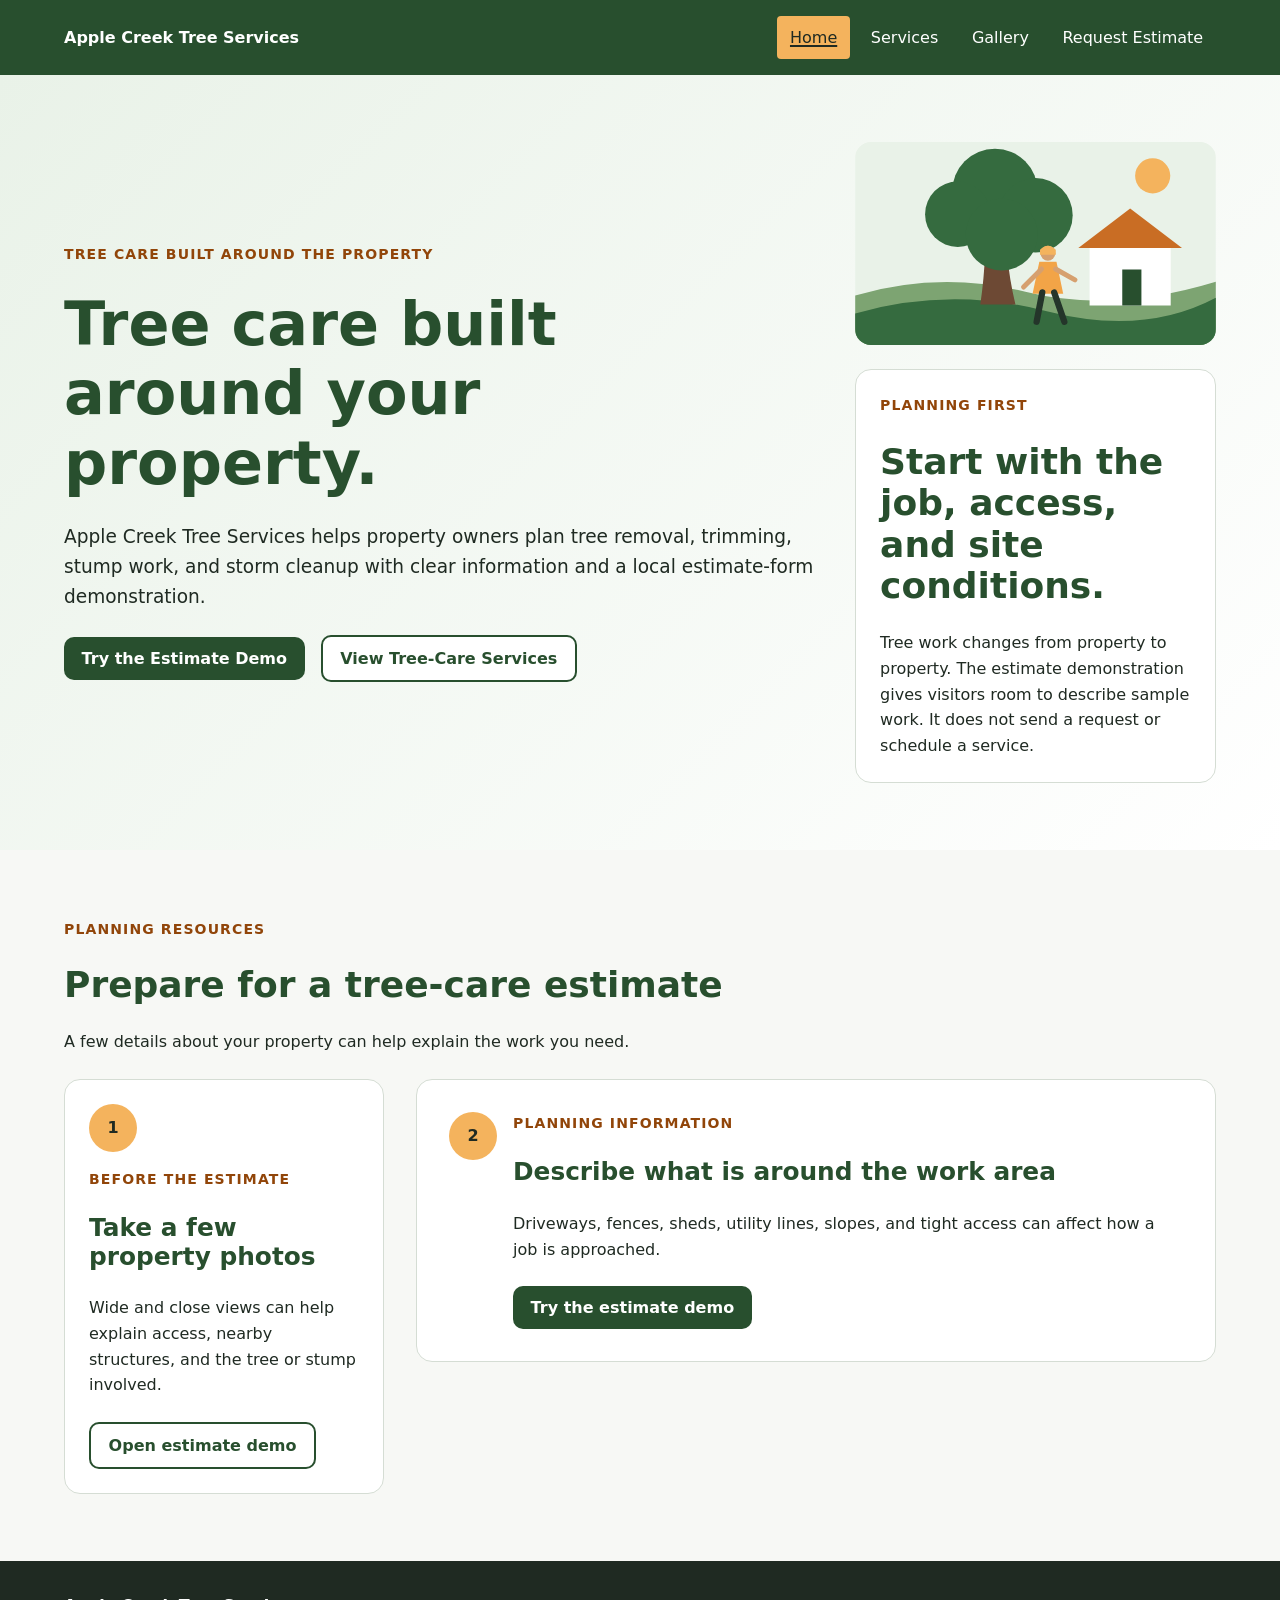
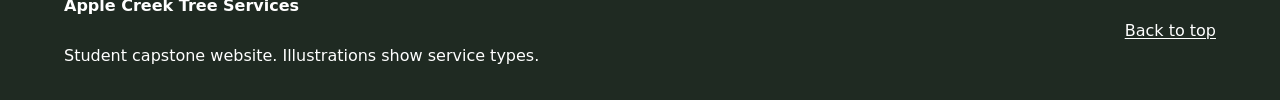
<file: index.html>
<!doctype html>
<html lang="en" prefix="og: https://ogp.me/ns#">
<head>
  <meta charset="utf-8">
  <meta name="viewport" content="width=device-width, initial-scale=1">
  <meta name="description" content="Explore tree-care planning, service illustrations, and an estimate-form demonstration on the Apple Creek Tree Services student capstone website.">
  <title>Tree Care Planning | Apple Creek Tree Services</title>
  <link rel="canonical" href="https://srecchia526.github.io/apple-creek-tree-services/">
  <meta property="og:title" content="Tree Care Planning | Apple Creek Tree Services">
  <meta property="og:description" content="Explore tree-care planning, service illustrations, and an estimate-form demonstration on the Apple Creek Tree Services student capstone website.">
  <meta property="og:url" content="https://srecchia526.github.io/apple-creek-tree-services/">
  <meta property="og:type" content="website">
  <meta property="og:site_name" content="Apple Creek Tree Services">
  <meta property="og:image" content="https://srecchia526.github.io/apple-creek-tree-services/assets/hero-tree-care-wide.svg">
  <meta property="og:image:type" content="image/svg+xml">
  <meta property="og:image:width" content="1600">
  <meta property="og:image:height" content="900">
  <meta property="og:image:alt" content="Illustration of a tree-care worker inspecting a mature tree">
  <!-- Existing SVG share image; platform preview compatibility remains unverified. -->
  <link rel="stylesheet" href="css/apple-creek-responsive.css">

  <!--
    ASSET INVENTORY / PROVENANCE
    - assets/hero-tree-care-wide.svg: original course-project artwork created for
      Apple Creek; author-owned for this capstone; wide hero composition; 1600x900.
    - assets/hero-tree-care-tall.svg: original author-owned mobile art-direction
      crop; 800x1000. <picture> swaps compositions at 42rem.
    - assets/tree-removal.svg, pruning.svg, storm-cleanup.svg: original
      author-owned project illustrations; each 800x600 and used as informative
      gallery images.
    - All images use SVG because the flat illustration artwork stays sharp at
      every density and is smaller than equivalent raster exports. Raster
      srcset candidates would add duplicate downloads without adding detail;
      responsive delivery is handled by scalable SVG plus picture art direction.
    - No external image, icon, audio, video, animation, iframe/embed, or web-font
      asset is used. Therefore captions, transcripts, embed titles/fallbacks,
      autoplay controls, font licenses, and web-font preload rules are not applicable.
    - Typography uses a local system-font stack, so there is no font download,
      license dependency, flash of invisible text, or web-font layout shift.
  -->
</head>
<body id="top">
  <!-- I keep the skip link first so keyboard users can go straight to the main content. -->
  <a class="skip-link" href="#main">Skip to main content</a>

  <!-- Shared navigation uses the same destinations on every page; aria-current marks this page. -->
  <header class="site-header">
    <div class="site-shell site-nav">
      <a class="site-nav__brand" href="index.html">Apple Creek Tree Services</a>
      <nav aria-label="Primary navigation">
        <ul class="site-nav__list">
<li><a href="index.html" class="site-nav__link" aria-current="page">Home</a></li>
<li><a href="services.html" class="site-nav__link">Services</a></li>
<li><a href="gallery.html" class="site-nav__link">Gallery</a></li>
<li><a href="estimate.html" class="site-nav__link">Request Estimate</a></li>
</ul></nav>
    </div>
  </header>

  <!-- The main region can receive skip-link focus without adding another normal Tab stop. -->
  <main id="main" tabindex="-1">
    <section class="hero section" id="home">
      <div class="site-shell hero-layout">
        <div class="stack">
          <p class="eyebrow">Tree care built around the property</p>
          <h1>Tree care built around your property.</h1>
          <p class="hero__lede">Apple Creek Tree Services helps property owners plan tree removal, trimming, stump work, and storm cleanup with clear information and a local estimate-form demonstration.</p>
          <div class="cluster">
            <a class="button" href="estimate.html">Try the Estimate Demo</a>
            <a class="button button--secondary" href="services.html">View Tree-Care Services</a>
          </div>
        </div>

        <div class="hero-media stack">
          <!-- I swap the hero composition on narrow screens; both versions share one accurate alternative. -->
          <picture>
            <source width="800" height="1000" media="(max-width: 41.99rem)" srcset="assets/hero-tree-care-tall.svg">
            <img class="hero-media__image" src="assets/hero-tree-care-wide.svg" width="1600" height="900" alt="Illustration of a tree-care worker inspecting a mature tree" fetchpriority="high" decoding="async">
          </picture>
          <div class="hero-panel stack">
            <p class="eyebrow">Planning first</p>
            <h2 id="planning-title">Start with the job, access, and site conditions.</h2>
            <p>Tree work changes from property to property. The estimate demonstration gives visitors room to describe sample work. It does not send a request or schedule a service.</p>
          </div>
        </div>
      </div>
    </section>

    <!-- These planning cards also demonstrate how the same component adapts to different available widths. -->
    <section class="section section--muted" id="resources" aria-labelledby="resources-title">
      <div class="site-shell stack">
        <div class="section-heading stack">
          <p class="eyebrow">Planning resources</p>
          <h2 id="resources-title">Prepare for a tree-care estimate</h2>
          <p>A few details about your property can help explain the work you need.</p>
        </div>

        <div class="resource-layout">
          <div class="resource-sidebar stack">
            <div class="resource-shell">
              <article class="resource-card">
                <div class="resource-card__marker" aria-hidden="true">1</div>
                <div class="resource-card__body stack">
                  <p class="eyebrow">Before the estimate</p>
                  <h3>Take a few property photos</h3>
                  <p>Wide and close views can help explain access, nearby structures, and the tree or stump involved.</p>
                  <a class="button button--secondary" href="estimate.html">Open estimate demo</a>
                </div>
              </article>
            </div>
          </div>

          <div class="resource-main stack">
            <div class="resource-shell">
              <article class="resource-card">
                <div class="resource-card__marker" aria-hidden="true">2</div>
                <div class="resource-card__body stack">
                  <p class="eyebrow">Planning information</p>
                  <h3>Describe what is around the work area</h3>
                  <p>Driveways, fences, sheds, utility lines, slopes, and tight access can affect how a job is approached.</p>
                  <a class="button" href="estimate.html">Try the estimate demo</a>
                </div>
              </article>
            </div>
          </div>
        </div>
      </div>
    </section>

    </main>

  <!-- I keep the student-project notice visible and provide a route back to the top. -->
  <footer class="site-footer">
    <div class="site-shell footer-layout">
      <div class="stack">
        <strong>Apple Creek Tree Services</strong>
        <p>Student capstone website. Illustrations show service types.</p>
      </div>
      <a href="#top">Back to top</a>
    </div>
  </footer>
</body>
</html>
</file>
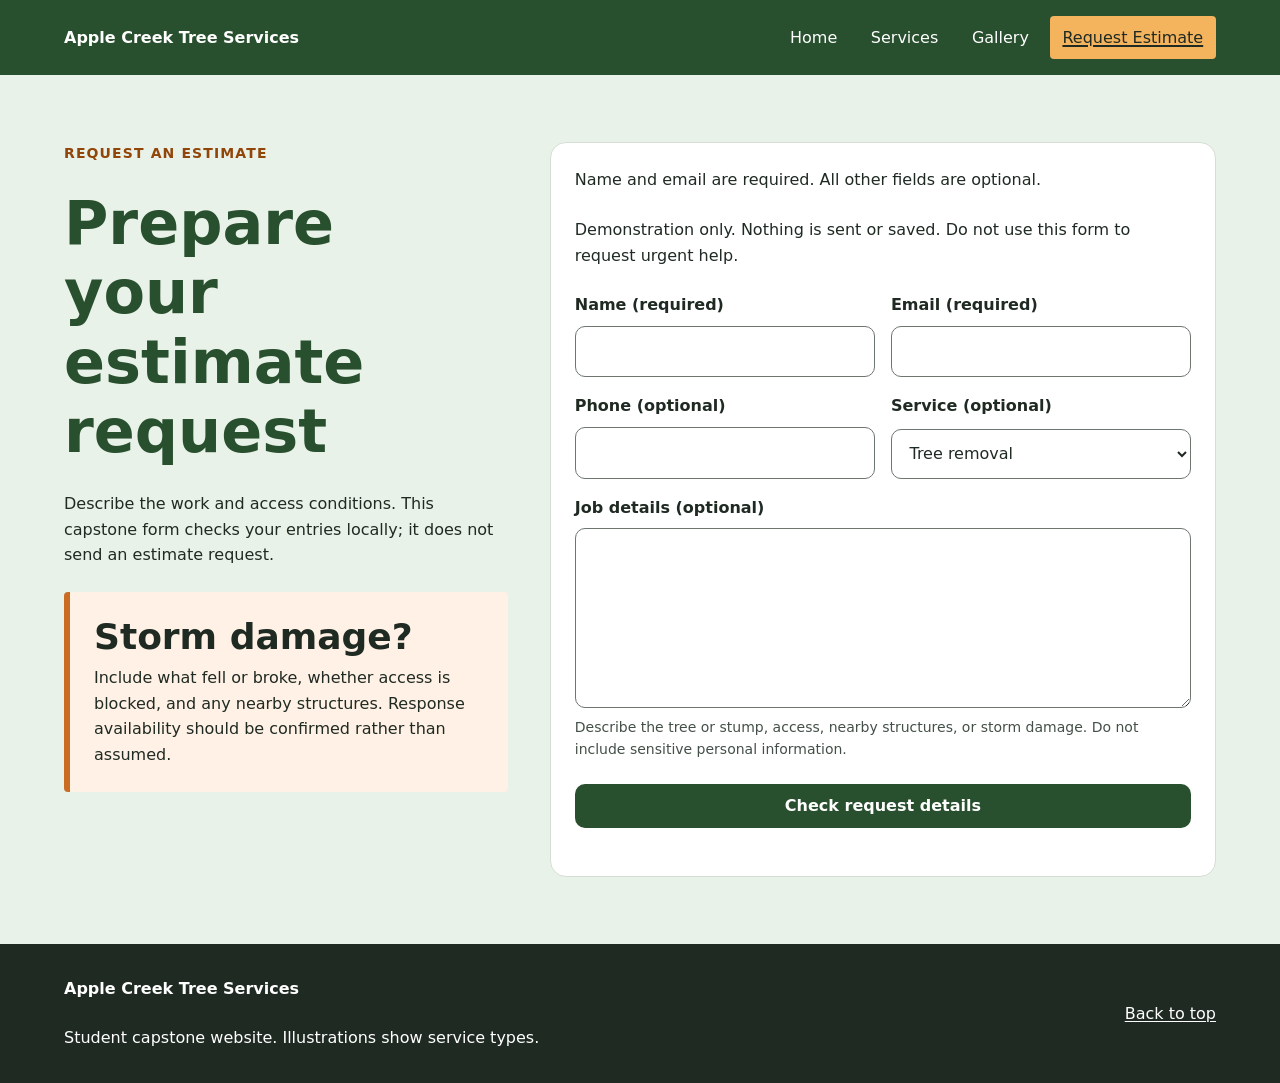
<file: estimate.html>
<!doctype html>
<html lang="en">
<head>
  <meta charset="utf-8">
  <meta name="viewport" content="width=device-width, initial-scale=1">
  <meta name="description" content="Practice describing tree work and property access in the Apple Creek capstone estimate form. Entries are checked locally; nothing is sent or saved.">
  <title>Estimate Form Demo | Apple Creek Tree Services</title>
  <link rel="canonical" href="https://srecchia526.github.io/apple-creek-tree-services/estimate.html">
  <link rel="stylesheet" href="css/apple-creek-responsive.css">

  <!--
    ASSET INVENTORY / PROVENANCE
    - assets/hero-tree-care-wide.svg: original course-project artwork created for
      Apple Creek; author-owned for this capstone; wide hero composition; 1600x900.
    - assets/hero-tree-care-tall.svg: original author-owned mobile art-direction
      crop; 800x1000. <picture> swaps compositions at 42rem.
    - assets/tree-removal.svg, pruning.svg, storm-cleanup.svg: original
      author-owned project illustrations; each 800x600 and used as informative
      gallery images.
    - All images use SVG because the flat illustration artwork stays sharp at
      every density and is smaller than equivalent raster exports. Raster
      srcset candidates would add duplicate downloads without adding detail;
      responsive delivery is handled by scalable SVG plus picture art direction.
    - No external image, icon, audio, video, animation, iframe/embed, or web-font
      asset is used. Therefore captions, transcripts, embed titles/fallbacks,
      autoplay controls, font licenses, and web-font preload rules are not applicable.
    - Typography uses a local system-font stack, so there is no font download,
      license dependency, flash of invisible text, or web-font layout shift.
  -->
<!-- Defer lets the form markup load before the validation script looks up its controls. -->
<script src="js/estimate.js" defer></script>
</head>
<body id="top">
  <!-- I keep the skip link first so keyboard users can go straight to the main content. -->
  <a class="skip-link" href="#main">Skip to main content</a>

  <!-- Shared navigation uses the same destinations on every page; aria-current marks this page. -->
  <header class="site-header">
    <div class="site-shell site-nav">
      <a class="site-nav__brand" href="index.html">Apple Creek Tree Services</a>
      <nav aria-label="Primary navigation">
        <ul class="site-nav__list">
<li><a href="index.html" class="site-nav__link">Home</a></li>
<li><a href="services.html" class="site-nav__link">Services</a></li>
<li><a href="gallery.html" class="site-nav__link">Gallery</a></li>
<li><a href="estimate.html" class="site-nav__link" aria-current="page">Request Estimate</a></li>
</ul></nav>
    </div>
  </header>

  <!-- The main region can receive skip-link focus without adding another normal Tab stop. -->
  <main id="main" tabindex="-1">
    <section class="section section--accent" id="estimate" aria-labelledby="estimate-title">
      <div class="site-shell estimate-layout">
        <div class="stack">
          <p class="eyebrow">Request an estimate</p>
          <h1 id="estimate-title">Prepare your estimate request</h1>
          <p>Describe the work and access conditions. This capstone form checks your entries locally; it does not send an estimate request.</p>

          <div class="callout">
            <h2 class="callout__title">Storm damage?</h2>
            <p>Include what fell or broke, whether access is blocked, and any nearby structures. Response availability should be confirmed rather than assumed.</p>
          </div>
        </div>

        <!-- This form checks entries locally. Persistent instructions explain required fields and demo limits. -->
        <form class="estimate-form stack" aria-labelledby="estimate-title" aria-describedby="form-instructions form-demo">
          <p id="form-instructions">Name and email are required. All other fields are optional.</p>
<p id="form-demo">Demonstration only. Nothing is sent or saved. Do not use this form to request urgent help.</p>
<noscript><p>This demonstration needs JavaScript to check entries. Submission is unavailable while JavaScript is off.</p></noscript>
<!-- The script focuses this summary after errors; its links lead to the affected fields. -->
<div id="error-summary" class="error-summary" tabindex="-1" hidden>
<h2>Check the following fields</h2>
<ul id="error-list"></ul>
</div>
<div class="form-grid">
            <div class="form-field">
              <label class="form-field__label" for="name">Name (required)</label>
              <input class="form-field__control" id="name" name="name" autocomplete="name" required aria-describedby="name-error">
            <p id="name-error" class="field-error" hidden=""></p>
</div>

            <div class="form-field">
              <label class="form-field__label" for="email">Email (required)</label>
              <input class="form-field__control" id="email" name="email" type="email" autocomplete="email" required aria-describedby="email-error">
            <p id="email-error" class="field-error" hidden=""></p>
</div>

            <div class="form-field">
              <label class="form-field__label" for="phone">Phone (optional)</label>
              <input class="form-field__control" id="phone" name="phone" type="tel" autocomplete="tel">
            </div>

            <div class="form-field">
              <label class="form-field__label" for="service">Service (optional)</label>
              <select class="form-field__control" id="service" name="service">
                <option>Tree removal</option>
                <option>Trimming and pruning</option>
                <option>Stump grinding</option>
                <option>Storm cleanup</option>
                <option>Not sure yet</option>
              </select>
            </div>

            <div class="form-field form-field--wide">
              <label class="form-field__label" for="details">Job details (optional)</label>
              <textarea class="form-field__control" id="details" name="details" rows="6" aria-describedby="details-help"></textarea>
              <span class="form-field__help" id="details-help">Describe the tree or stump, access, nearby structures, or storm damage. Do not include sensitive personal information.</span>
            </div>
          </div>

          <!-- I leave the button disabled until JavaScript loads to prevent accidental form posting. -->
          <button class="button" type="submit" disabled>Check request details</button>
        <!-- A polite status region announces the local result without claiming that a request was sent. -->
<p id="form-status" role="status" aria-atomic="true"></p>
</form>
      </div>
    </section>
  </main>

  <!-- I keep the student-project notice visible and provide a route back to the top. -->
  <footer class="site-footer">
    <div class="site-shell footer-layout">
      <div class="stack">
        <strong>Apple Creek Tree Services</strong>
        <p>Student capstone website. Illustrations show service types.</p>
      </div>
      <a href="#top">Back to top</a>
    </div>
  </footer>
</body>
</html>
</file>
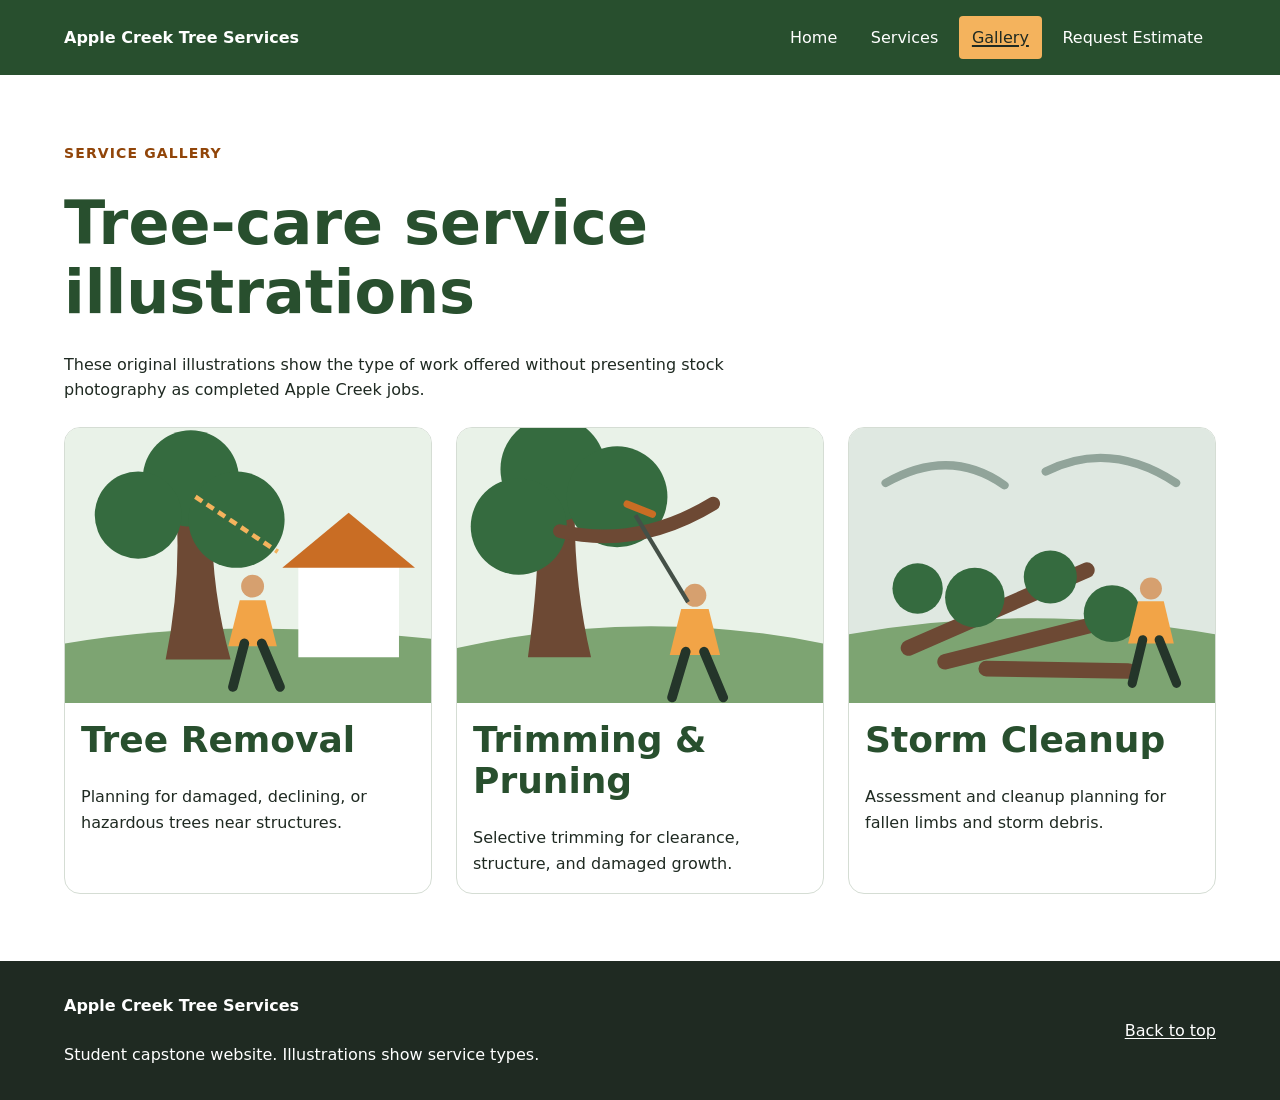
<file: gallery.html>
<!doctype html>
<html lang="en">
<head>
  <meta charset="utf-8">
  <meta name="viewport" content="width=device-width, initial-scale=1">
  <meta name="description" content="View original tree removal, pruning, and storm cleanup illustrations in the Apple Creek student capstone. These are illustrations, not completed-job photos.">
  <title>Service Illustrations | Apple Creek Tree Services</title>
  <link rel="canonical" href="https://srecchia526.github.io/apple-creek-tree-services/gallery.html">
  <link rel="stylesheet" href="css/apple-creek-responsive.css">

  <!--
    ASSET INVENTORY / PROVENANCE
    - assets/hero-tree-care-wide.svg: original course-project artwork created for
      Apple Creek; author-owned for this capstone; wide hero composition; 1600x900.
    - assets/hero-tree-care-tall.svg: original author-owned mobile art-direction
      crop; 800x1000. <picture> swaps compositions at 42rem.
    - assets/tree-removal.svg, pruning.svg, storm-cleanup.svg: original
      author-owned project illustrations; each 800x600 and used as informative
      gallery images.
    - All images use SVG because the flat illustration artwork stays sharp at
      every density and is smaller than equivalent raster exports. Raster
      srcset candidates would add duplicate downloads without adding detail;
      responsive delivery is handled by scalable SVG plus picture art direction.
    - No external image, icon, audio, video, animation, iframe/embed, or web-font
      asset is used. Therefore captions, transcripts, embed titles/fallbacks,
      autoplay controls, font licenses, and web-font preload rules are not applicable.
    - Typography uses a local system-font stack, so there is no font download,
      license dependency, flash of invisible text, or web-font layout shift.
  -->
</head>
<body id="top">
  <!-- I keep the skip link first so keyboard users can go straight to the main content. -->
  <a class="skip-link" href="#main">Skip to main content</a>

  <!-- Shared navigation uses the same destinations on every page; aria-current marks this page. -->
  <header class="site-header">
    <div class="site-shell site-nav">
      <a class="site-nav__brand" href="index.html">Apple Creek Tree Services</a>
      <nav aria-label="Primary navigation">
        <ul class="site-nav__list">
<li><a href="index.html" class="site-nav__link">Home</a></li>
<li><a href="services.html" class="site-nav__link">Services</a></li>
<li><a href="gallery.html" class="site-nav__link" aria-current="page">Gallery</a></li>
<li><a href="estimate.html" class="site-nav__link">Request Estimate</a></li>
</ul></nav>
    </div>
  </header>

  <!-- The main region can receive skip-link focus without adding another normal Tab stop. -->
  <main id="main" tabindex="-1">
    <!-- I label the artwork as illustrations so visitors do not mistake it for completed-job photography. -->
    <section class="section" id="gallery" aria-labelledby="gallery-title">
      <div class="site-shell stack">
        <div class="section-heading stack">
          <p class="eyebrow">Service gallery</p>
          <h1 id="gallery-title">Tree-care service illustrations</h1>
          <p>These original illustrations show the type of work offered without presenting stock photography as completed Apple Creek jobs.</p>
        </div>

        <div class="gallery-grid">
          <article class="media-card">
            <img class="media-card__image" src="assets/tree-removal.svg" width="800" height="600" loading="lazy" decoding="async" alt="Illustration: worker preparing a controlled tree removal near a house">
            <div class="media-card__body stack">
              <h2>Tree Removal</h2>
              <p>Planning for damaged, declining, or hazardous trees near structures.</p>
            </div>
          </article>

          <article class="media-card">
            <img class="media-card__image" src="assets/pruning.svg" width="800" height="600" loading="lazy" decoding="async" alt="Illustration: worker pruning an overgrown branch with a pole saw">
            <div class="media-card__body stack">
              <h2>Trimming &amp; Pruning</h2>
              <p>Selective trimming for clearance, structure, and damaged growth.</p>
            </div>
          </article>

          <article class="media-card">
            <img class="media-card__image" src="assets/storm-cleanup.svg" width="800" height="600" loading="lazy" decoding="async" alt="Illustration: cut branches stacked for cleanup after a storm">
            <div class="media-card__body stack">
              <h2>Storm Cleanup</h2>
              <p>Assessment and cleanup planning for fallen limbs and storm debris.</p>
            </div>
          </article>
        </div>
      </div>
    </section>

    </main>

  <!-- I keep the student-project notice visible and provide a route back to the top. -->
  <footer class="site-footer">
    <div class="site-shell footer-layout">
      <div class="stack">
        <strong>Apple Creek Tree Services</strong>
        <p>Student capstone website. Illustrations show service types.</p>
      </div>
      <a href="#top">Back to top</a>
    </div>
  </footer>
</body>
</html>
</file>
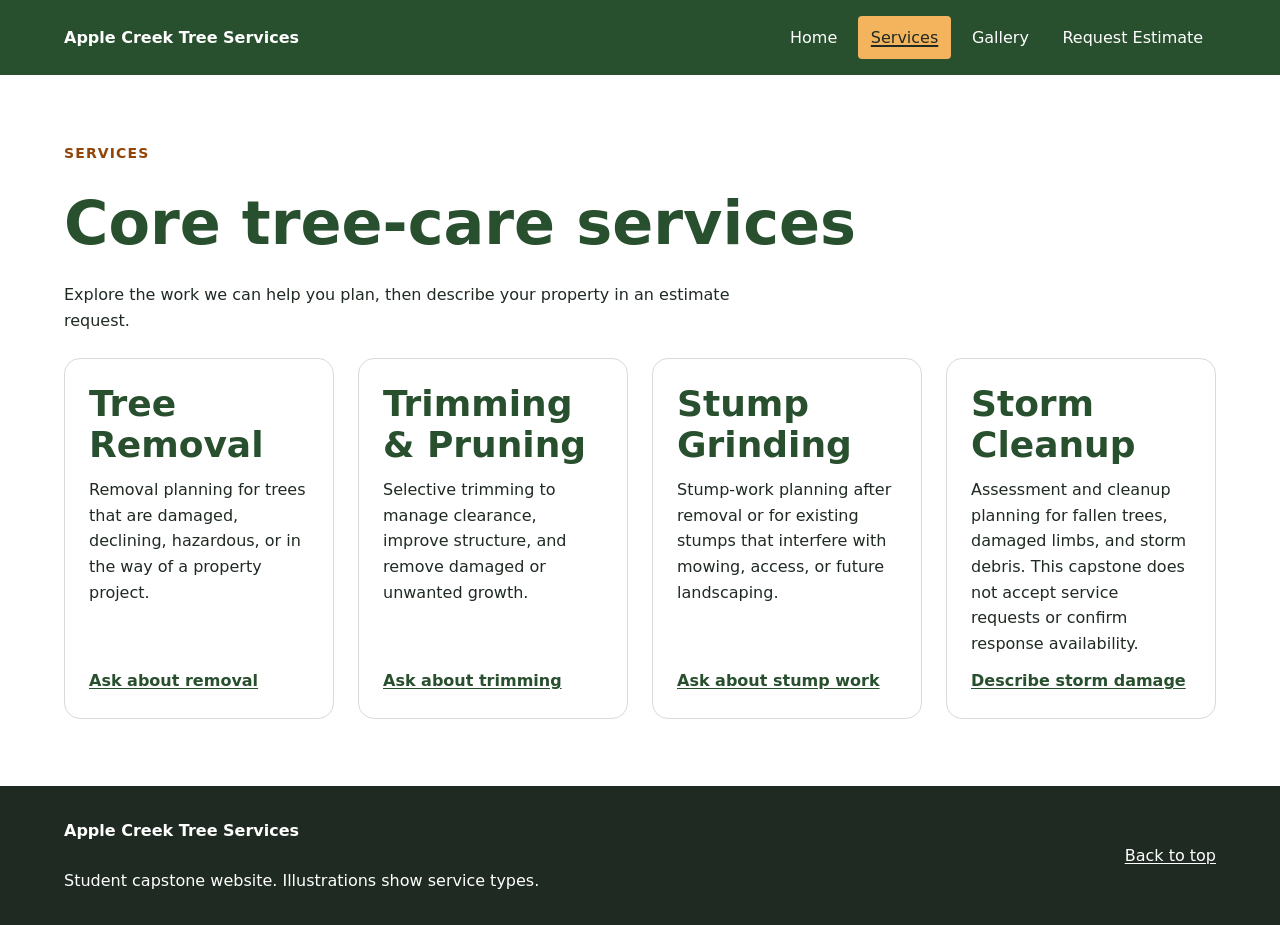
<file: services.html>
<!doctype html>
<html lang="en">
<head>
  <meta charset="utf-8">
  <meta name="viewport" content="width=device-width, initial-scale=1">
  <meta name="description" content="Read about tree removal, trimming and pruning, stump grinding, and storm cleanup planning in the Apple Creek Tree Services student capstone.">
  <title>Tree-Care Services | Apple Creek Tree Services</title>
  <link rel="canonical" href="https://srecchia526.github.io/apple-creek-tree-services/services.html">
  <link rel="stylesheet" href="css/apple-creek-responsive.css">

  <!--
    ASSET INVENTORY / PROVENANCE
    - assets/hero-tree-care-wide.svg: original course-project artwork created for
      Apple Creek; author-owned for this capstone; wide hero composition; 1600x900.
    - assets/hero-tree-care-tall.svg: original author-owned mobile art-direction
      crop; 800x1000. <picture> swaps compositions at 42rem.
    - assets/tree-removal.svg, pruning.svg, storm-cleanup.svg: original
      author-owned project illustrations; each 800x600 and used as informative
      gallery images.
    - All images use SVG because the flat illustration artwork stays sharp at
      every density and is smaller than equivalent raster exports. Raster
      srcset candidates would add duplicate downloads without adding detail;
      responsive delivery is handled by scalable SVG plus picture art direction.
    - No external image, icon, audio, video, animation, iframe/embed, or web-font
      asset is used. Therefore captions, transcripts, embed titles/fallbacks,
      autoplay controls, font licenses, and web-font preload rules are not applicable.
    - Typography uses a local system-font stack, so there is no font download,
      license dependency, flash of invisible text, or web-font layout shift.
  -->
</head>
<body id="top">
  <!-- I keep the skip link first so keyboard users can go straight to the main content. -->
  <a class="skip-link" href="#main">Skip to main content</a>

  <!-- Shared navigation uses the same destinations on every page; aria-current marks this page. -->
  <header class="site-header">
    <div class="site-shell site-nav">
      <a class="site-nav__brand" href="index.html">Apple Creek Tree Services</a>
      <nav aria-label="Primary navigation">
        <ul class="site-nav__list">
<li><a href="index.html" class="site-nav__link">Home</a></li>
<li><a href="services.html" class="site-nav__link" aria-current="page">Services</a></li>
<li><a href="gallery.html" class="site-nav__link">Gallery</a></li>
<li><a href="estimate.html" class="site-nav__link">Request Estimate</a></li>
</ul></nav>
    </div>
  </header>

  <!-- The main region can receive skip-link focus without adding another normal Tab stop. -->
  <main id="main" tabindex="-1">
    <!-- Each service card links to the local form demo rather than promising real request delivery. -->
    <section class="section" id="services" aria-labelledby="services-title">
      <div class="site-shell stack">
        <div class="section-heading stack">
          <p class="eyebrow">Services</p>
          <h1 id="services-title">Core tree-care services</h1>
          <p>Explore the work we can help you plan, then describe your property in an estimate request.</p>
        </div>

        <div class="service-grid">
          <article class="service-card">
            <h2 class="service-card__title">Tree Removal</h2>
            <p>Removal planning for trees that are damaged, declining, hazardous, or in the way of a property project.</p>
            <a class="service-card__link" href="estimate.html">Ask about removal</a>
          </article>

          <article class="service-card">
            <h2 class="service-card__title">Trimming &amp; Pruning</h2>
            <p>Selective trimming to manage clearance, improve structure, and remove damaged or unwanted growth.</p>
            <a class="service-card__link" href="estimate.html">Ask about trimming</a>
          </article>

          <article class="service-card">
            <h2 class="service-card__title">Stump Grinding</h2>
            <p>Stump-work planning after removal or for existing stumps that interfere with mowing, access, or future landscaping.</p>
            <a class="service-card__link" href="estimate.html">Ask about stump work</a>
          </article>

          <article class="service-card">
            <h2 class="service-card__title">Storm Cleanup</h2>
            <p>Assessment and cleanup planning for fallen trees, damaged limbs, and storm debris. This capstone does not accept service requests or confirm response availability.</p>
            <a class="service-card__link" href="estimate.html">Describe storm damage</a>
          </article>
        </div>
      </div>
    </section>

    </main>

  <!-- I keep the student-project notice visible and provide a route back to the top. -->
  <footer class="site-footer">
    <div class="site-shell footer-layout">
      <div class="stack">
        <strong>Apple Creek Tree Services</strong>
        <p>Student capstone website. Illustrations show service types.</p>
      </div>
      <a href="#top">Back to top</a>
    </div>
  </footer>
</body>
</html>
</file>
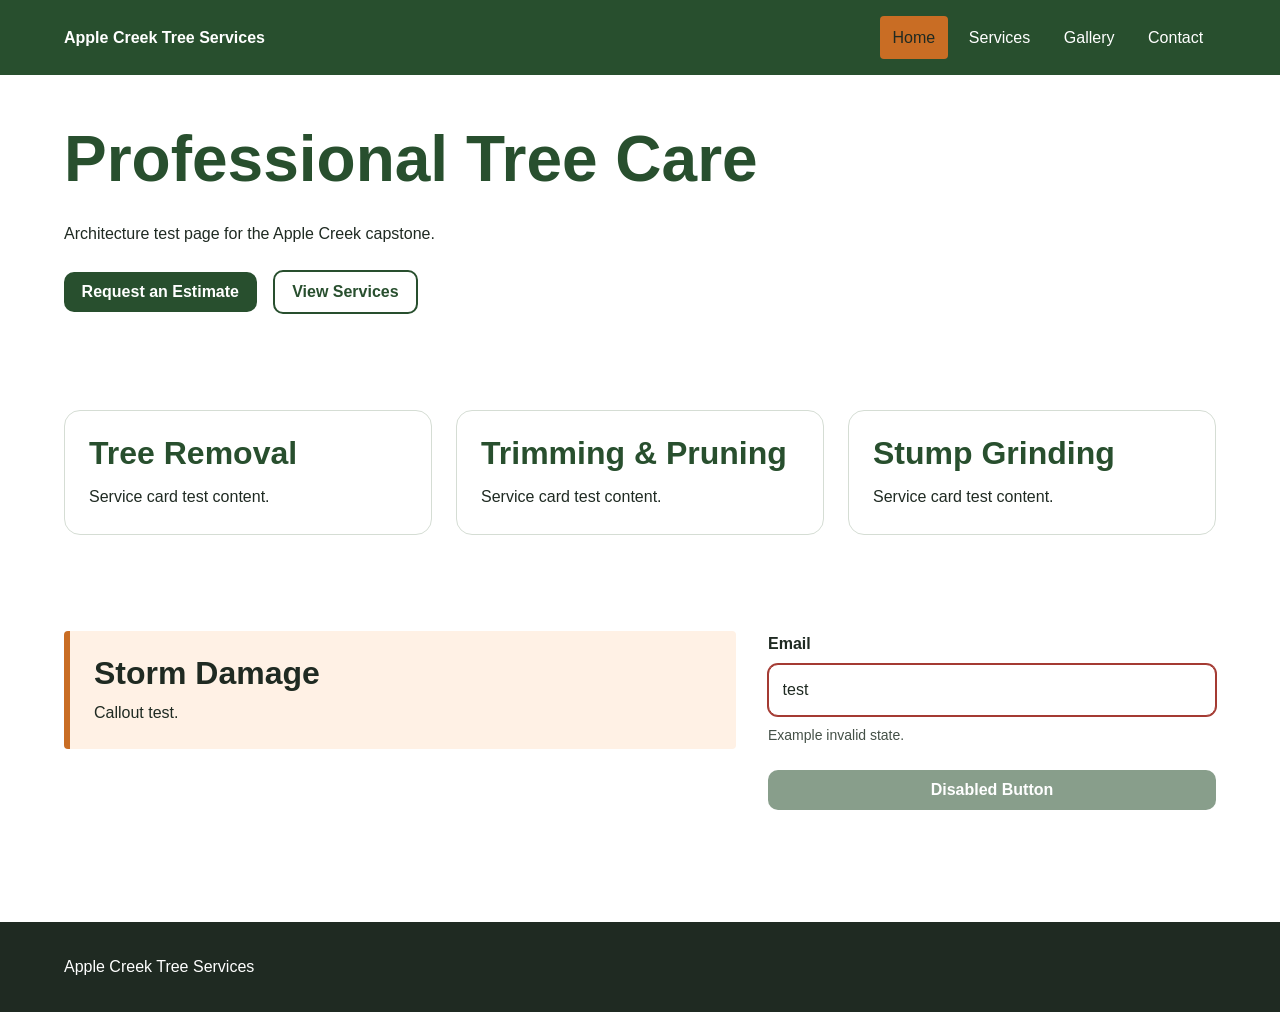
<file: docs/architecture/architecture-test.html>
<!doctype html>
<html lang="en">
<head>
  <meta charset="utf-8">
  <meta name="viewport" content="width=device-width, initial-scale=1">
  <title>Apple Creek CSS Architecture Test</title>
  <link rel="stylesheet" href="../../css/apple-creek-architecture.css">
</head>
<body>
  <header class="site-header">
    <div class="site-shell site-nav">
      <a class="site-nav__brand" href="#">Apple Creek Tree Services</a>
      <nav aria-label="Primary">
        <ul class="site-nav__list">
          <li><a class="site-nav__link" aria-current="page" href="#">Home</a></li>
          <li><a class="site-nav__link" href="#">Services</a></li>
          <li><a class="site-nav__link" href="#">Gallery</a></li>
          <li><a class="site-nav__link" href="#">Contact</a></li>
        </ul>
      </nav>
    </div>
  </header>
  <main>
    <section class="section">
      <div class="site-shell stack">
        <h1>Professional Tree Care</h1>
        <p>Architecture test page for the Apple Creek capstone.</p>
        <div class="cluster">
          <a class="button" href="#">Request an Estimate</a>
          <a class="button button--secondary" href="#">View Services</a>
        </div>
      </div>
    </section>
    <section class="section">
      <div class="site-shell card-grid">
        <article class="service-card"><h2 class="service-card__title">Tree Removal</h2><p>Service card test content.</p></article>
        <article class="service-card"><h2 class="service-card__title">Trimming &amp; Pruning</h2><p>Service card test content.</p></article>
        <article class="service-card"><h2 class="service-card__title">Stump Grinding</h2><p>Service card test content.</p></article>
      </div>
    </section>
    <section class="section">
      <div class="site-shell split-layout">
        <div class="callout"><h2 class="callout__title">Storm Damage</h2><p>Callout test.</p></div>
        <form class="stack">
          <div class="form-field">
            <label class="form-field__label" for="email">Email</label>
            <input class="form-field__control" id="email" aria-invalid="true" value="test">
            <span class="form-field__help">Example invalid state.</span>
          </div>
          <button class="button" type="button" disabled>Disabled Button</button>
        </form>
      </div>
    </section>
  </main>
  <footer class="site-footer"><div class="site-shell"><p>Apple Creek Tree Services</p></div></footer>
</body>
</html>
</file>
<file: css/apple-creek-responsive.css>
/* =========================================================
   Apple Creek Tree Services
   Production Responsive Layout System
   Extended from the Module 2 CSS architecture.
   Layer order is intentionally preserved.
   ========================================================= */
/* I keep broad rules early and interaction or exception rules later to avoid specificity fights. */
@layer reset, base, layout, components, utilities, states, overrides;

/* Reset browser defaults while keeping native controls and semantic HTML. */
@layer reset {
  *,
  *::before,
  *::after {
    box-sizing: border-box;
  }

  html {
    scroll-behavior: smooth;
  }

  body,
  h1,
  h2,
  h3,
  p,
  ul,
  ol,
  figure {
    margin: 0;
  }

  img,
  picture {
    display: block;
    max-inline-size: 100%;
  }

  button,
  input,
  select,
  textarea {
    font: inherit;
  }
}

/* Shared colors, spacing, and type tokens keep the four pages consistent. */
@layer base {
  :root {
    /* Existing Module 2 design-token direction */
    --color-brand-700: #284f2e;
    --color-brand-600: #356b3f;
    --color-brand-100: #e9f2e8;
    --color-accent-500: #c96d24;
    --color-accent-100: #fff1e5;
    --color-ink-900: #1f2a22;
    --color-ink-700: #445047;
    --color-surface-000: #ffffff;
    --color-surface-050: #f7f8f5;
    --color-border-200: #d5ddd4;
    --color-danger-600: #a43a32;
    --color-success-600: #2f6b3a;

    /* System UI fonts need no download or separate license file. The metric-
       compatible fallbacks minimize reflow if a preferred local face is absent. */
    --font-sans: system-ui, -apple-system, BlinkMacSystemFont, "Segoe UI", Roboto, Helvetica, Arial, sans-serif;
    --text-sm: 0.875rem;
    --text-base: 1rem;
    --text-lg: clamp(1.05rem, 1rem + 0.2vw, 1.2rem);
    --text-xl: clamp(1.3rem, 1.15rem + 0.5vw, 1.65rem);
    --text-2xl: clamp(1.75rem, 1.45rem + 1vw, 2.4rem);
    --text-hero: clamp(2.25rem, 1.7rem + 2.6vw, 4.5rem);
    --leading-body: 1.6;
    --leading-tight: 1.15;

    --space-1: 0.25rem;
    --space-2: 0.5rem;
    --space-3: 0.75rem;
    --space-4: 1rem;
    --space-5: 1.5rem;
    --space-6: 2rem;
    --space-7: 3rem;
    --space-8: 4rem;
    --section-space: clamp(2.5rem, 1.8rem + 3vw, 5.5rem);
    --shell-gutter: clamp(1rem, 0.7rem + 1.5vw, 2rem);

    --radius-sm: 0.25rem;
    --radius-md: 0.625rem;
    --radius-lg: 1rem;
    --border-thin: 1px solid var(--color-border-200);

    --content-max: 72rem;
    --content-narrow: 48rem;
    --reading-measure: 68ch;

    --focus-color: var(--color-accent-500);
    --focus-ring: 3px solid var(--focus-color);
    --focus-offset: 3px;

    --button-bg: var(--color-brand-700);
    --button-color: var(--color-surface-000);
    --button-bg-hover: var(--color-accent-500);
    --button-color-hover: var(--color-ink-900);
    --button-radius: var(--radius-md);
    --button-pad-block: 0.75rem;
    --button-pad-inline: 1.1rem;
  }

  html {
    color-scheme: light;
  }

  body {
    background: var(--color-surface-000);
    color: var(--color-ink-900);
    font-family: var(--font-sans);
    font-size: var(--text-base);
    line-height: var(--leading-body);
  }

  h1,
  h2,
  h3 {
    color: var(--color-brand-700);
    line-height: var(--leading-tight);
  }

  h1 { font-size: var(--text-hero); }
  h2 { font-size: var(--text-2xl); }
  h3 { font-size: var(--text-xl); }

  p {
    max-inline-size: var(--reading-measure);
  }

  a {
    color: var(--color-brand-700);
    text-underline-offset: 0.15em;
  }
}

@layer layout {
  /* Logical wrapper: flexible inline size + auto inline margins. */
  .site-shell {
    inline-size: min(calc(100% - (2 * var(--shell-gutter))), var(--content-max));
    margin-inline: auto;
  }

  .site-shell--narrow {
    inline-size: min(calc(100% - (2 * var(--shell-gutter))), var(--content-narrow));
    margin-inline: auto;
  }

  .section {
    padding-block: var(--section-space);
  }

  .stack {
    display: grid;
    gap: var(--space-5);
  }

  .cluster {
    display: flex;
    flex-wrap: wrap;
    gap: var(--space-4);
    align-items: center;
  }

  .hero-layout,
  .estimate-layout {
    display: grid;
    gap: clamp(1.5rem, 1rem + 2vw, 3.5rem);
  }

  /* Advanced Grid pattern 1: intrinsic service cards. */
  .service-grid {
    display: grid;
    gap: var(--space-5);
    grid-template-columns: repeat(auto-fit, minmax(min(16rem, 100%), 1fr));
    align-items: stretch;
  }

  /* Advanced Grid pattern 2: intrinsic gallery cards. */
  .gallery-grid {
    display: grid;
    gap: var(--space-5);
    grid-template-columns: repeat(auto-fill, minmax(min(18rem, 100%), 1fr));
  }

  /* Advanced Grid pattern 3: a bounded resource sidebar + flexible main area.
     The sidebar gets an intentional readable width instead of shrinking to
     its min-content width when the two-column layout turns on. */
  .resource-layout {
    display: grid;
    gap: var(--space-6);
  }

  .resource-sidebar,
  .resource-main {
    min-inline-size: 0;
  }

  .resource-sidebar {
    inline-size: 100%;
  }

  .form-grid {
    display: grid;
    gap: var(--space-4);
    grid-template-columns: repeat(auto-fit, minmax(min(14rem, 100%), 1fr));
  }

  .form-field--wide {
    grid-column: 1 / -1;
  }

  .footer-layout {
    display: flex;
    flex-wrap: wrap;
    gap: var(--space-5);
    align-items: center;
    justify-content: space-between;
  }

  /* Content-driven breakpoint: around 47rem the navigation/hero copy and
     estimate controls have enough inline room for a second column without
     creating narrow text measures or compressed form fields. */
  @media (min-width: 47rem) {
    .hero-layout {
      grid-template-columns: minmax(0, 1.35fr) minmax(16rem, 0.65fr);
      align-items: center;
    }

    .estimate-layout {
      grid-template-columns: minmax(0, 0.8fr) minmax(24rem, 1.2fr);
      align-items: start;
    }
  }

  /* Content-driven breakpoint: the quick-resource card and main resource
     fit cleanly side by side only once there is about 58rem of content space.
     A bounded 18–20rem first track prevents the sidebar from collapsing to
     its min-content width in Chromium. */
  @media (min-width: 58rem) {
    .resource-layout {
      grid-template-columns: minmax(18rem, 20rem) minmax(0, 1fr);
      align-items: start;
    }
  }
}

/* Reusable navigation, cards, buttons, and form styles build on the layout layer. */
@layer components {
  .skip-link {
    position: absolute;
    inset-block-start: var(--space-2);
    inset-inline-start: var(--space-2);
    z-index: 10;
    padding-block: var(--space-2);
    padding-inline: var(--space-3);
    background: var(--color-surface-000);
    color: var(--color-brand-700);
    border-radius: var(--radius-sm);
    transform: translateY(-200%);
  }

  .skip-link:focus {
    transform: translateY(0);
  }

  .site-header {
    background: var(--color-brand-700);
    color: var(--color-surface-000);
  }

  .site-nav {
    display: flex;
    flex-wrap: wrap;
    align-items: center;
    justify-content: space-between;
    gap: var(--space-4);
    padding-block: var(--space-4);
  }

  .site-nav__brand,
  .site-nav__link {
    color: var(--color-surface-000);
    text-decoration: none;
  }

  .site-nav__brand {
    font-weight: 700;
  }

  .site-nav__list {
    display: flex;
    flex-wrap: wrap;
    gap: var(--space-2);
    padding: 0;
    margin: 0;
    list-style: none;
  }

  .site-nav__link {
    display: inline-block;
    padding-block: 0.55rem;
    padding-inline: 0.8rem;
    border-radius: var(--radius-sm);
  }

  .hero {
    background: linear-gradient(135deg, var(--color-brand-100), var(--color-surface-000));
  }

  .hero__lede {
    font-size: var(--text-lg);
  }

  .hero-panel {
    padding-block: var(--space-5);
    padding-inline: var(--space-5);
    background: var(--color-surface-000);
    border: var(--border-thin);
    border-radius: var(--radius-lg);
  }

  .hero-media {
    align-content: start;
  }

  /* Explicit HTML dimensions provide the intrinsic ratio before the SVG loads.
     aspect-ratio is repeated here as a defensive layout-stability fallback. */
  .hero-media__image {
    inline-size: 100%;
    block-size: auto;
    aspect-ratio: 16 / 9;
    object-fit: cover;
    border-radius: var(--radius-lg);
  }

  @media (max-width: 41.99rem) {
    .hero-media__image {
      aspect-ratio: 4 / 5;
    }
  }

  .section--muted {
    background: var(--color-surface-050);
  }

  .section--accent {
    background: var(--color-brand-100);
  }

  .section-heading {
    max-inline-size: 52rem;
  }

  .eyebrow {
    color: var(--color-accent-500);
    font-size: var(--text-sm);
    font-weight: 700;
    letter-spacing: 0.08em;
    text-transform: uppercase;
  }

  .button {
    display: inline-block;
    padding-block: var(--button-pad-block);
    padding-inline: var(--button-pad-inline);
    background: var(--button-bg);
    color: var(--button-color);
    border: 0;
    border-radius: var(--button-radius);
    font-weight: 700;
    line-height: 1.2;
    text-decoration: none;
    cursor: pointer;
    transition: background-color 160ms ease, color 160ms ease, transform 160ms ease;
  }

  .button--secondary {
    --button-bg: var(--color-surface-000);
    --button-color: var(--color-brand-700);
    border: 2px solid var(--color-brand-700);
  }

  /* Default service-card fallback: aligned internal rows without subgrid. */
  .service-card {
    display: grid;
    grid-template-rows: auto 1fr auto;
    gap: var(--space-3);
    padding-block: var(--space-5);
    padding-inline: var(--space-5);
    background: var(--color-surface-000);
    border: var(--border-thin);
    border-radius: var(--radius-lg);
  }

  .service-card__title,
  .service-card__link {
    margin: 0;
  }

  .service-card__link {
    font-weight: 700;
  }

  /* Feature query: when subgrid exists, cards can inherit row tracks from
     the service grid. The default three-row card remains the fallback. */
  @supports (grid-template-rows: subgrid) {
    .service-grid {
      grid-auto-rows: auto;
    }

    .service-card {
      grid-template-rows: subgrid;
      grid-row: span 3;
    }
  }

  .callout {
    padding-block: var(--space-5);
    padding-inline: var(--space-5);
    background: var(--color-accent-100);
    border-inline-start: 0.4rem solid var(--color-accent-500);
    border-radius: var(--radius-sm);
  }

  .callout__title {
    margin-block-end: var(--space-2);
    color: var(--color-ink-900);
  }

  /* Query container is the shell so the card reacts to component space. */
  .resource-shell {
    container-type: inline-size;
    inline-size: 100%;
    min-inline-size: 0;
  }

  .resource-card {
    display: grid;
    gap: var(--space-4);
    padding-block: var(--space-5);
    padding-inline: var(--space-5);
    background: var(--color-surface-000);
    border: var(--border-thin);
    border-radius: var(--radius-lg);
  }

  .resource-card__marker {
    display: grid;
    place-items: center;
    inline-size: 3rem;
    block-size: 3rem;
    border-radius: 50%;
    background: var(--color-accent-500);
    color: var(--color-ink-900);
    font-weight: 700;
  }

  .resource-card .button {
    justify-self: start;
  }

  /* Container-query enhancement. Without support the default stacked card
     above remains readable and fully actionable. */
  @container (min-width: 34rem) {
    .resource-card {
      grid-template-columns: fit-content(4rem) minmax(0, 1fr);
      align-items: start;
      padding-block: var(--space-6);
      padding-inline: var(--space-6);
    }

    .resource-card__body {
      grid-column: 2;
    }
  }

  .media-card {
    overflow: hidden;
    background: var(--color-surface-000);
    border: var(--border-thin);
    border-radius: var(--radius-lg);
  }

  .media-card__image {
    inline-size: 100%;
    block-size: auto;
    aspect-ratio: 4 / 3;
    object-fit: cover;
  }

  .media-card__body {
    padding-block: var(--space-4);
    padding-inline: var(--space-4);
  }

  .estimate-form {
    padding-block: var(--space-5);
    padding-inline: var(--space-5);
    background: var(--color-surface-000);
    border: var(--border-thin);
    border-radius: var(--radius-lg);
  }

  .form-field {
    display: grid;
    gap: var(--space-2);
  }

  .form-field__label {
    font-weight: 700;
  }

  .form-field__control {
    inline-size: 100%;
    min-inline-size: 0;
    padding-block: 0.75rem;
    padding-inline: 0.85rem;
    color: var(--color-ink-900);
    background: var(--color-surface-000);
    border: var(--border-thin);
    border-radius: var(--radius-md);
  }

  .form-field__help {
    color: var(--color-ink-700);
    font-size: var(--text-sm);
  }

  .site-footer {
    padding-block: var(--space-6);
    background: var(--color-ink-900);
    color: var(--color-surface-000);
  }

  .site-footer a {
    color: var(--color-surface-000);
  }
}

/* Small utilities handle single-purpose exceptions without duplicating component styles. */
@layer utilities {
  .u-text-center { text-align: center !important; }

  /* I hide supporting text visually while keeping it available to assistive technology. */
  .u-visually-hidden {
    position: absolute !important;
    inline-size: 1px !important;
    block-size: 1px !important;
    padding: 0 !important;
    margin: -1px !important;
    overflow: hidden !important;
    clip-path: inset(50%) !important;
    white-space: nowrap !important;
    border: 0 !important;
  }

  .u-mt-0 { margin-block-start: 0 !important; }
  .u-mt-6 { margin-block-start: var(--space-6) !important; }
  .u-full-width { inline-size: 100% !important; }
}

/* Focus, hover, current-page, and error states provide feedback beyond the default appearance. */
@layer states {
  :where(a, button, input, select, textarea):focus-visible {
    outline: var(--focus-ring);
    outline-offset: var(--focus-offset);
  }

  .site-nav__link:hover,
  .site-nav__link[aria-current="page"] {
    background: var(--color-accent-500);
    color: var(--color-ink-900);
  }

  .button:hover {
    background: var(--button-bg-hover);
    color: var(--button-color-hover);
    transform: translateY(-1px);
  }

  .form-field__control[aria-invalid="true"] {
    border-color: var(--color-danger-600);
    box-shadow: 0 0 0 1px var(--color-danger-600);
  }

  .form-field__control:disabled,
  .button:disabled {
    opacity: 0.55;
    cursor: not-allowed;
  }

  .is-success {
    border-color: var(--color-success-600) !important;
  }
}

@layer overrides {
  /* Intentionally small. */
}

/* User preference: preserve function while removing nonessential motion. */
@media (prefers-reduced-motion: reduce) {
  html { scroll-behavior: auto; }

  *,
  *::before,
  *::after {
    scroll-behavior: auto !important;
    transition-duration: 0.01ms !important;
    animation-duration: 0.01ms !important;
    animation-iteration-count: 1 !important;
  }
}

/* Extra preference support for users asking for stronger contrast. */
@media (prefers-contrast: more) {
  :root {
    --color-border-200: #6d766f;
    --focus-ring: 4px solid #000;
  }

  .service-card,
  .resource-card,
  .media-card,
  .estimate-form,
  .hero-panel {
    border-width: 2px;
  }
}

/* Printed pages prioritize readable service information over navigation and form controls. */
@media print {
  @page { margin: 0.6in; }

  body {
    background: #fff;
    color: #000;
    font-size: 11pt;
  }

  .site-header,
  .site-footer,
  .button,
  form,
  .no-print,
  .skip-link {
    display: none !important;
  }

  .site-shell,
  .site-shell--narrow {
    inline-size: 100%;
    max-inline-size: none;
  }

  .section { padding-block: 0.2in; }

  .service-grid,
  .gallery-grid,
  .resource-layout,
  .hero-layout,
  .estimate-layout {
    display: block;
  }

  .service-card,
  .callout,
  .media-card,
  .resource-card,
  .hero-panel {
    break-inside: avoid;
    margin-block-end: 0.18in;
    border: 1px solid #888;
    box-shadow: none;
  }

  a[href]::after {
    content: " (" attr(href) ")";
    font-size: 9pt;
  }
}


/* Module 5 accessibility refinements retain the existing layer architecture. */
@layer overrides {
  :root {
    --button-bg-hover: #f4b35d;
    --focus-ring: 3px solid #111111;
  }
  .eyebrow { color: #914509; }
  .site-nav__link:hover, .site-nav__link[aria-current="page"] {
    background: #f4b35d; color: #1f2a22;
  }
  .site-nav__link[aria-current="page"] { text-decoration: underline; text-decoration-thickness: 2px; }
  .form-field__control { border-color: #6d766f; }
  :where(a, button, input, select, textarea):focus-visible {
    outline: var(--focus-ring); outline-offset: 3px; box-shadow: 0 0 0 7px #ffffff;
  }
  main:focus-visible { outline: 3px solid #111111; outline-offset: -3px; }
  .error-summary { padding: 1rem; border: 2px solid #a43a32; }
  .error-summary:focus { outline: 3px solid #111111; outline-offset: 3px; }
  .error-summary ul { padding-inline-start: 1.5rem; }
  .error-summary h2 { font-size: 1.25rem; }
  .field-error { color: #a43a32; font-weight: 600; }
  [hidden] { display: none !important; }
  :where(h1,h2,h3,p,a,label) { overflow-wrap: anywhere; }
  @media (prefers-reduced-motion: reduce) { .button:hover { transform: none; } }
}

@layer overrides { .resource-card__marker { background: #f4b35d; } }
</file>
<file: css/apple-creek-architecture.css>
/* =========================================================
   Apple Creek Tree Services
   Production CSS Architecture Package
   ========================================================= */

@layer reset, base, layout, components, utilities, states, overrides;

@layer reset {
  *, *::before, *::after { box-sizing: border-box; }
  html { scroll-behavior: smooth; }
  body, h1, h2, h3, p, ul, ol, figure { margin: 0; }
  img, picture { display: block; max-width: 100%; }
  button, input, select, textarea { font: inherit; }
}

@layer base {
  :root {
    --color-brand-700: #284f2e;
    --color-brand-600: #356b3f;
    --color-brand-100: #e9f2e8;
    --color-accent-500: #c96d24;
    --color-accent-100: #fff1e5;
    --color-ink-900: #1f2a22;
    --color-ink-700: #445047;
    --color-surface-000: #ffffff;
    --color-surface-050: #f7f8f5;
    --color-border-200: #d5ddd4;
    --color-danger-600: #a43a32;
    --color-success-600: #2f6b3a;
    --font-sans: Arial, Helvetica, sans-serif;
    --text-sm: 0.875rem;
    --text-base: 1rem;
    --text-lg: 1.125rem;
    --text-xl: 1.5rem;
    --text-2xl: 2rem;
    --text-hero: clamp(2.25rem, 5vw, 4.5rem);
    --leading-body: 1.6;
    --leading-tight: 1.15;
    --space-1: 0.25rem;
    --space-2: 0.5rem;
    --space-3: 0.75rem;
    --space-4: 1rem;
    --space-5: 1.5rem;
    --space-6: 2rem;
    --space-7: 3rem;
    --space-8: 4rem;
    --radius-sm: 0.25rem;
    --radius-md: 0.625rem;
    --radius-lg: 1rem;
    --border-thin: 1px solid var(--color-border-200);
    --content-max: 72rem;
    --content-narrow: 48rem;
    --focus-color: var(--color-accent-500);
    --focus-ring: 3px solid var(--focus-color);
    --focus-offset: 3px;
    --button-bg: var(--color-brand-700);
    --button-color: var(--color-surface-000);
    --button-bg-hover: var(--color-accent-500);
    --button-color-hover: var(--color-ink-900);
    --button-radius: var(--radius-md);
    --button-pad-block: 0.75rem;
    --button-pad-inline: 1.1rem;
  }

  html { color-scheme: light; }
  body {
    background: var(--color-surface-000);
    color: var(--color-ink-900);
    font-family: var(--font-sans);
    font-size: var(--text-base);
    line-height: var(--leading-body);
  }
  h1, h2, h3 { color: var(--color-brand-700); line-height: var(--leading-tight); }
  h1 { font-size: var(--text-hero); }
  h2 { font-size: var(--text-2xl); }
  h3 { font-size: var(--text-xl); }
  p + p { margin-top: var(--space-4); }
  a { color: var(--color-brand-700); text-underline-offset: 0.15em; }
}

@layer layout {
  .site-shell { width: min(100% - 2rem, var(--content-max)); margin-inline: auto; }
  .site-shell--narrow { width: min(100% - 2rem, var(--content-narrow)); margin-inline: auto; }
  .section { padding-block: var(--space-7); }
  .stack { display: grid; gap: var(--space-5); }
  .cluster { display: flex; flex-wrap: wrap; gap: var(--space-4); align-items: center; }
  .card-grid { display: grid; gap: var(--space-5); grid-template-columns: repeat(auto-fit, minmax(min(16rem, 100%), 1fr)); }
  .split-layout { display: grid; gap: var(--space-6); grid-template-columns: 1fr; }
  @media (min-width: 48rem) {
    .split-layout { grid-template-columns: minmax(0, 1.2fr) minmax(18rem, 0.8fr); align-items: start; }
  }
}

@layer components {
  .site-header { background: var(--color-brand-700); color: var(--color-surface-000); }
  .site-nav { display: flex; flex-wrap: wrap; align-items: center; justify-content: space-between; gap: var(--space-4); padding-block: var(--space-4); }
  .site-nav__brand, .site-nav__link { color: var(--color-surface-000); text-decoration: none; }
  .site-nav__brand { font-weight: 700; }
  .site-nav__list { display: flex; flex-wrap: wrap; gap: var(--space-2); padding: 0; margin: 0; list-style: none; }
  .site-nav__link { display: inline-block; padding: 0.55rem 0.8rem; border-radius: var(--radius-sm); }
  .button { display: inline-block; padding: var(--button-pad-block) var(--button-pad-inline); background: var(--button-bg); color: var(--button-color); border: 0; border-radius: var(--button-radius); font-weight: 700; line-height: 1; text-decoration: none; cursor: pointer; }
  .button--secondary { --button-bg: var(--color-surface-000); --button-color: var(--color-brand-700); border: 2px solid var(--color-brand-700); }
  .service-card { padding: var(--space-5); background: var(--color-surface-000); border: var(--border-thin); border-radius: var(--radius-lg); }
  .service-card__title { margin-bottom: var(--space-3); }
  .service-card__link { display: inline-block; margin-top: var(--space-4); font-weight: 700; }
  .callout { padding: var(--space-5); background: var(--color-accent-100); border-left: 0.4rem solid var(--color-accent-500); border-radius: var(--radius-sm); }
  .callout__title { margin-bottom: var(--space-2); color: var(--color-ink-900); }
  .form-field { display: grid; gap: var(--space-2); }
  .form-field__label { font-weight: 700; }
  .form-field__control { width: 100%; padding: 0.75rem 0.85rem; color: var(--color-ink-900); background: var(--color-surface-000); border: var(--border-thin); border-radius: var(--radius-md); }
  .form-field__help { color: var(--color-ink-700); font-size: var(--text-sm); }
  .media-card { overflow: hidden; background: var(--color-surface-000); border: var(--border-thin); border-radius: var(--radius-lg); }
  .media-card__image { width: 100%; aspect-ratio: 4 / 3; object-fit: cover; }
  .media-card__body { padding: var(--space-4); }
  .site-footer { margin-top: var(--space-8); padding-block: var(--space-6); background: var(--color-ink-900); color: var(--color-surface-000); }
  .site-footer a { color: var(--color-surface-000); }
}

@layer utilities {
  .u-text-center { text-align: center !important; }
  .u-visually-hidden { position: absolute !important; width: 1px !important; height: 1px !important; padding: 0 !important; margin: -1px !important; overflow: hidden !important; clip: rect(0 0 0 0) !important; white-space: nowrap !important; border: 0 !important; }
  .u-mt-0 { margin-top: 0 !important; }
  .u-mt-6 { margin-top: var(--space-6) !important; }
  .u-full-width { width: 100% !important; }
}

@layer states {
  :where(a, button, input, select, textarea):focus-visible { outline: var(--focus-ring); outline-offset: var(--focus-offset); }
  .site-nav__link:hover, .site-nav__link[aria-current="page"] { background: var(--color-accent-500); color: var(--color-ink-900); }
  .button:hover { background: var(--button-bg-hover); color: var(--button-color-hover); }
  .form-field__control[aria-invalid="true"] { border-color: var(--color-danger-600); box-shadow: 0 0 0 1px var(--color-danger-600); }
  .form-field__control:disabled, .button:disabled { opacity: 0.55; cursor: not-allowed; }
  .is-success { border-color: var(--color-success-600) !important; }
}

@layer overrides {
  /* Page-specific or temporary release fixes belong here only when needed. */
}

@media print {
  @page { margin: 0.6in; }
  body { background: #fff; color: #000; font-size: 11pt; }
  .site-header, .site-footer, .button, form, .no-print { display: none !important; }
  .site-shell, .site-shell--narrow { width: 100%; max-width: none; }
  .section { padding-block: 0.2in; }
  .card-grid, .split-layout { display: block; }
  .service-card, .callout, .media-card { break-inside: avoid; margin-bottom: 0.18in; border: 1px solid #888; box-shadow: none; }
  a[href]::after { content: " (" attr(href) ")"; font-size: 9pt; }
}
</file>
